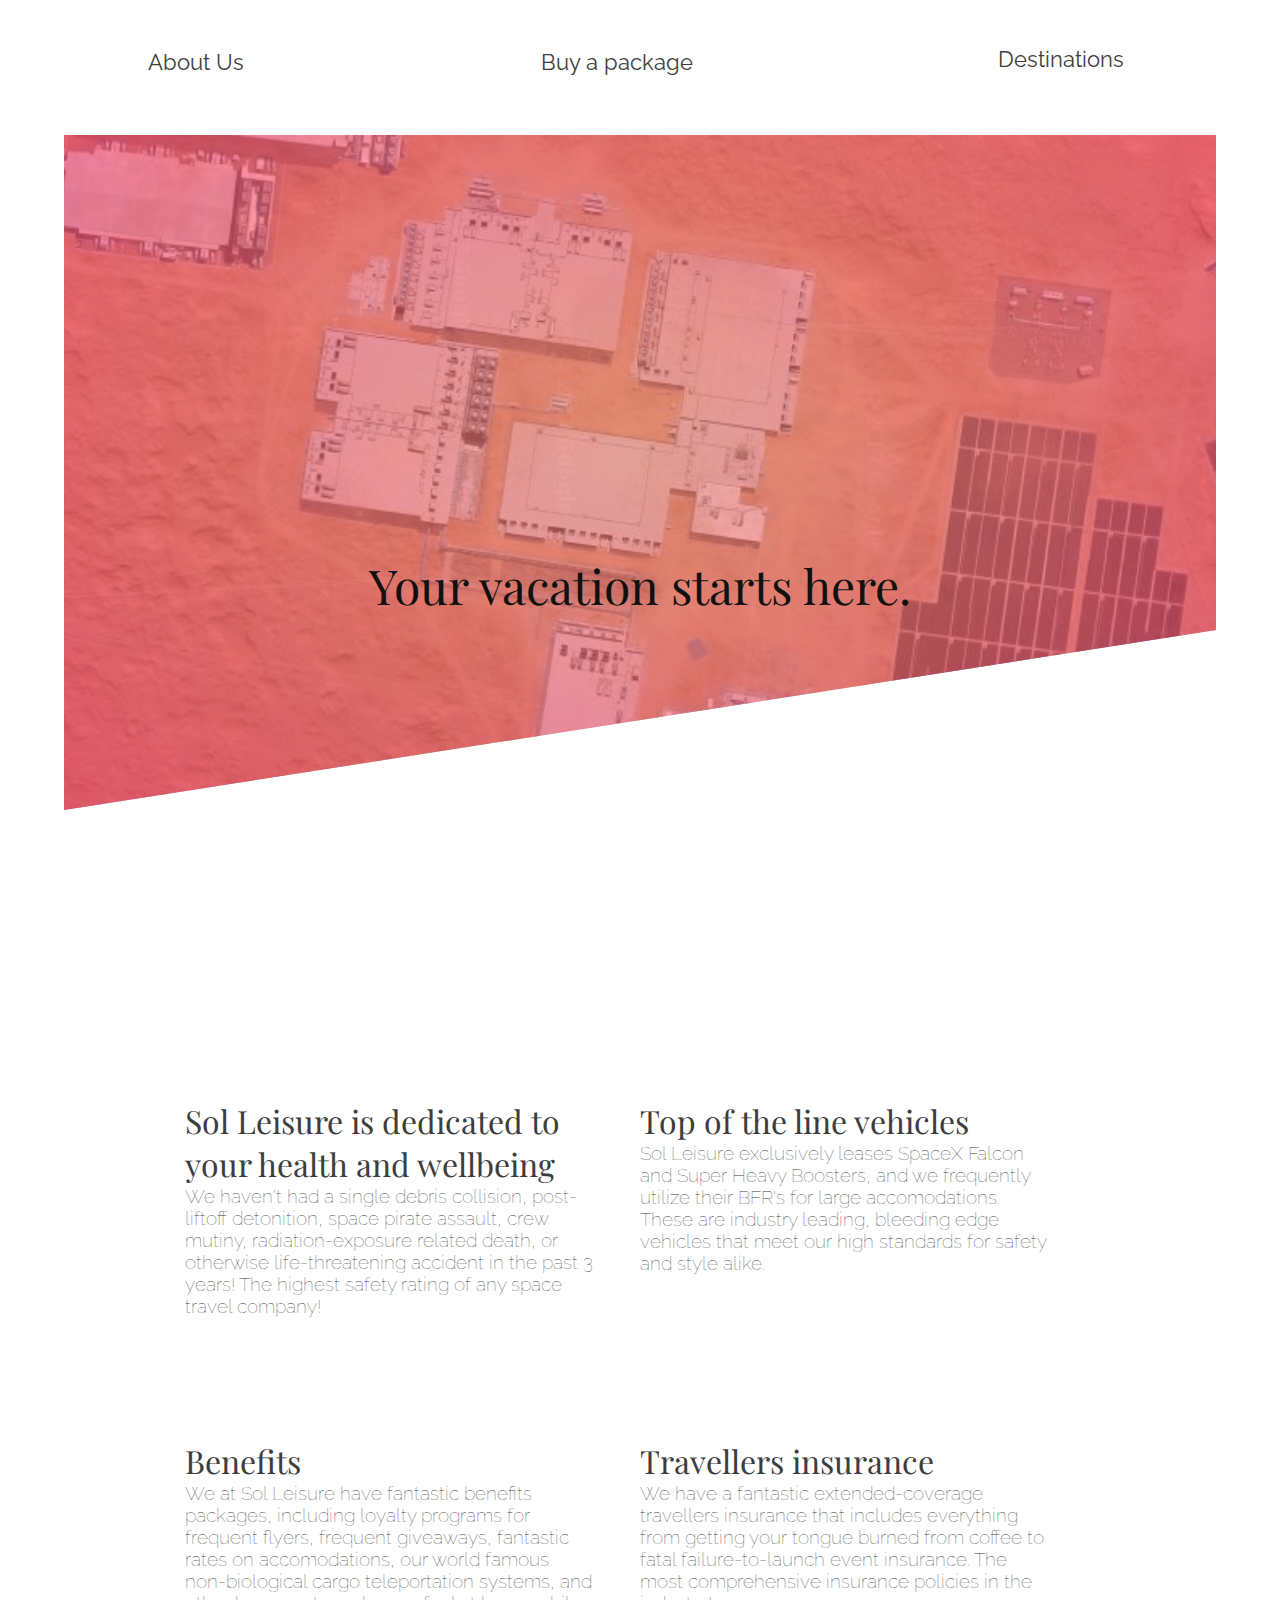
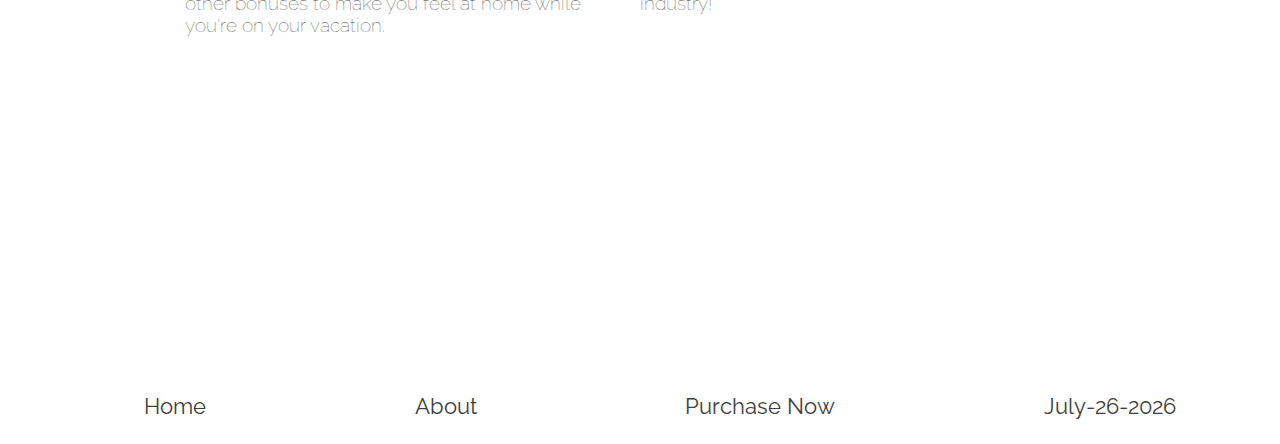
<file: index.html>
<!DOCTYPE html>
<html lang="en">
  <head>
    <!-- Jordan Butterwick Final JS assignment
    February 19, 2019 -->
    <meta charset="UTF-8" />
    <meta name="viewport" content="width=device-width, initial-scale=1.0" />
    <meta http-equiv="X-UA-Compatible" content="ie=edge" />
    <link rel="stylesheet" href="./styles/styles.css" />
    <link
      rel="stylesheet"
      href="https://use.fontawesome.com/releases/v5.7.2/css/all.css"
      integrity="sha384-fnmOCqbTlWIlj8LyTjo7mOUStjsKC4pOpQbqyi7RrhN7udi9RwhKkMHpvLbHG9Sr"
      crossorigin="anonymous"
    />
    <link
      href="https://fonts.googleapis.com/css?family=Playfair+Display|Raleway"
      rel="stylesheet"
    />
    <title>JordanB Javascript Final</title>
  </head>
  <body>
    <header>
      <nav>
        <div class="navbar">
          <ul>
            <li>
              <a href="./pages/about.html">About Us</a>
            </li>
            <li>
              <a href="./pages/purchase.html">Buy a package</a>
            </li>
            <li>
              <div class="dropdown">
                <button onclick="dropdown()" class="dropbtn">
                  Destinations <i class="fas fa-sort-down"></i>
                </button>
                <div id="myDropdown" class="dropdown-content">
                  <a href="./pages/destinations/tranquility.html"
                    >Tranquility Base</a
                  >
                  <a href="./pages/destinations/hellas.html">Hellas Planitia</a>
                  <a href="./pages/destinations/kraken.html"
                    >Kraken Mare Station</a
                  >
                  <a href="./pages/destinations/outpost.html"
                    >Post 17 Orbital Resort</a
                  >
                </div>
              </div>
            </li>
          </ul>
        </div>
      </nav>
    </header>
    <main>
      <div class="hero">
        <div class="hero-background">
          <h1>Your vacation starts here.</h1>
        </div>
      </div>
      <div class="content" id="cards">
        <div class="card-row">
          <div class="card">
            <h3>Sol Leisure is dedicated to your health and wellbeing</h3>
            <p>
              We haven't had a single debris collision, post-liftoff detonition,
              space pirate assault, crew mutiny, radiation-exposure related
              death, or otherwise life-threatening accident in the past 3 years!
              The highest safety rating of any space travel company!
            </p>
          </div>
          <div class="card">
            <h3>Top of the line vehicles</h3>
            <p>
              Sol Leisure exclusively leases SpaceX Falcon and Super Heavy
              Boosters, and we frequently utilize their BFR's for large
              accomodations. These are industry leading, bleeding edge vehicles
              that meet our high standards for safety and style alike.
            </p>
          </div>
          <div class="card">
            <h3>Benefits</h3>
            <p>
              We at Sol Leisure have fantastic benefits packages, including
              loyalty programs for frequent flyers, frequent giveaways,
              fantastic rates on accomodations, our world famous non-biological
              cargo teleportation systems, and other bonuses to make you feel at
              home while you're on your vacation.
            </p>
          </div>
          <div class="card">
            <h3>Travellers insurance</h3>
            <p>
              We have a fantastic extended-coverage travellers insurance that
              includes everything from getting your tongue burned from coffee to
              fatal failure-to-launch event insurance. The most comprehensive
              insurance policies in the industry!
            </p>
          </div>
        </div>
      </div>
    </main>
    <footer>
      <div class="footer">
        <ul>
          <li>
            <a href="index.html">Home</a>
          </li>
          <li>
            <a href="./pages/about.html">About</a>
          </li>
          <li>
            <a href="./pages/purchase.html">Purchase Now</a>
          </li>
          <li>
            <div id="date"></div>
          </li>
        </ul>
      </div>
    </footer>
    <script src="./scripts/scripts.js"></script>
  </body>
</html>
</file>
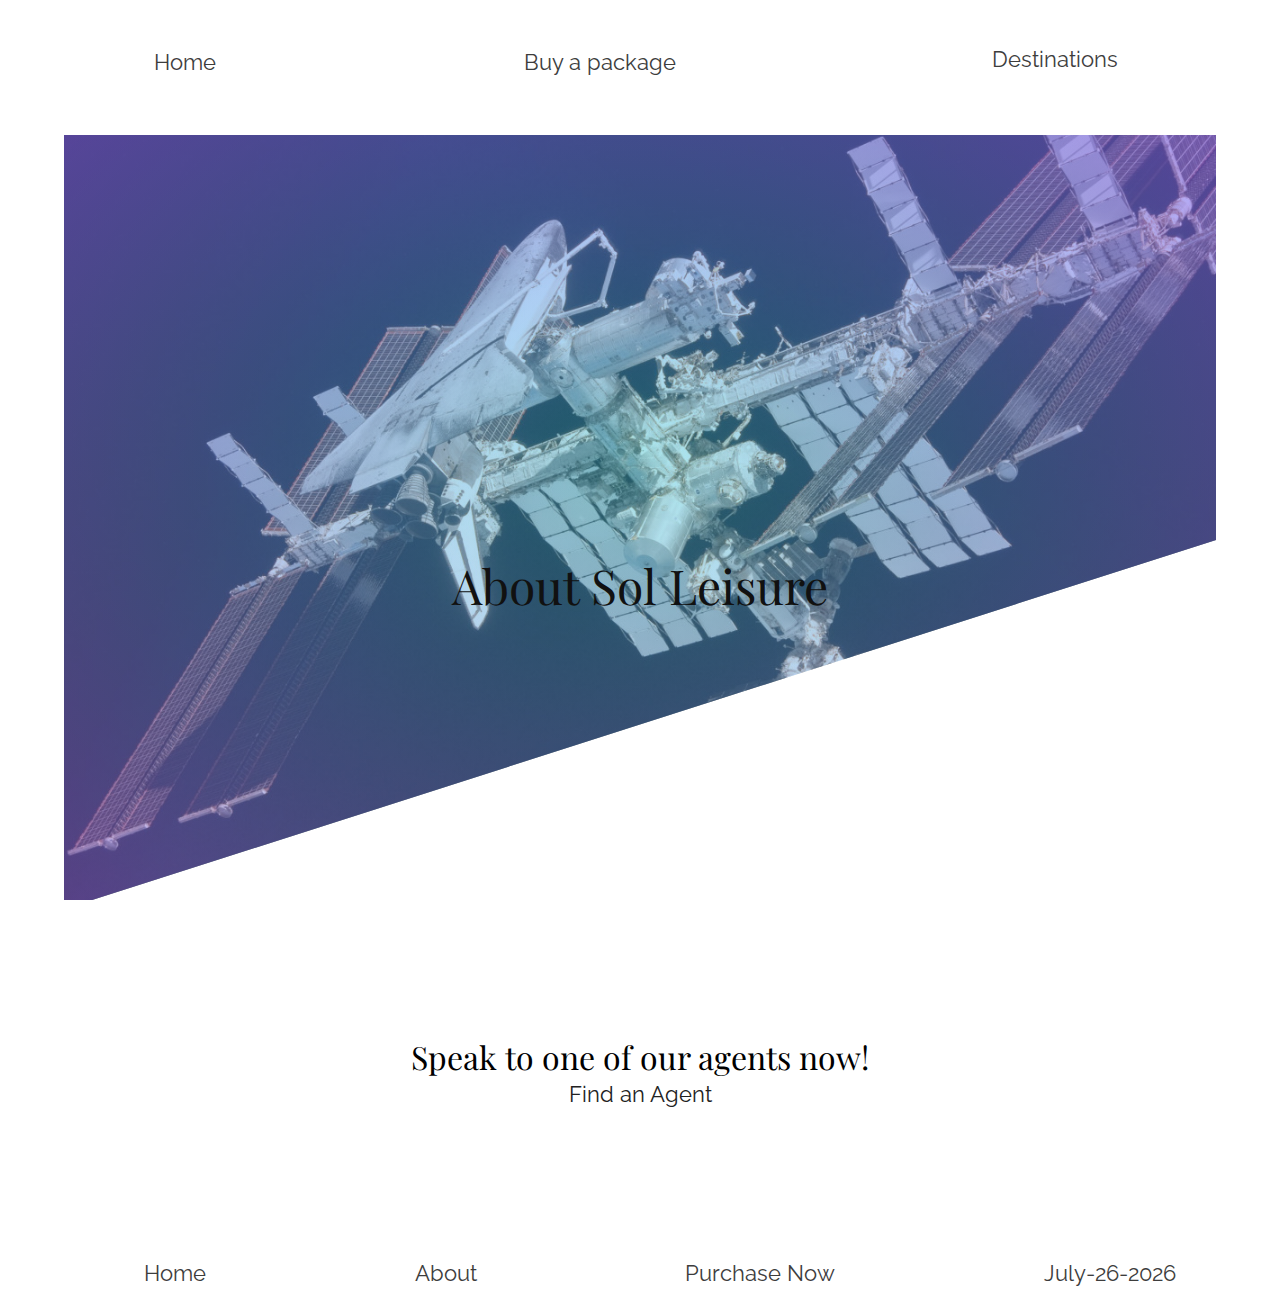
<file: pages/about.html>
<!DOCTYPE html>
<html lang="en">
  <head>
    <!-- Jordan Butterwick Final JS assignment
    February 19, 2019 -->
    <meta charset="UTF-8" />
    <meta name="viewport" content="width=device-width, initial-scale=1.0" />
    <meta http-equiv="X-UA-Compatible" content="ie=edge" />
    <link rel="stylesheet" href="../styles/styles.css" />
    <link
      rel="stylesheet"
      href="https://use.fontawesome.com/releases/v5.7.2/css/all.css"
      integrity="sha384-fnmOCqbTlWIlj8LyTjo7mOUStjsKC4pOpQbqyi7RrhN7udi9RwhKkMHpvLbHG9Sr"
      crossorigin="anonymous"
    />
    <link
      href="https://fonts.googleapis.com/css?family=Playfair+Display|Raleway"
      rel="stylesheet"
    />
    <title>About</title>
  </head>
  <body>
    <header>
      <nav>
        <div class="navbar">
          <ul>
            <li><a href="../index.html">Home</a></li>
            <li>
              <a href="./purchase.html">Buy a package</a>
            </li>
            <li>
              <div class="dropdown">
                <button onclick="dropdown()" class="dropbtn">
                  Destinations <i class="fas fa-sort-down"></i>
                </button>
                <div id="myDropdown" class="dropdown-content">
                  <a href="./destinations/tranquility.html">Tranquility Base</a>
                  <a href="./destinations/hellas.html">Hellas Planitia</a>
                  <a href="./destinations/kraken.html">Kraken Mare Station</a>
                  <a href="./destinations/outpost.html"
                    >Post 17 Orbital Resort</a
                  >
                </div>
              </div>
            </li>
          </ul>
        </div>
      </nav>
    </header>
    <main>
      <div class="hero">
        <div class="about-hero-background">
          <h1>About Sol Leisure</h1>
        </div>
      </div>
      <div class="about-content">
        <h3>Speak to one of our agents now!</h3>
        <button id="findAgent">Find an Agent</button>
        <div id="results"></div>
      </div>
    </main>
    <footer>
      <div class="footer">
        <ul>
          <li>
            <a href="../index.html">Home</a>
          </li>
          <li>
            <a href="./about.html">About</a>
          </li>
          <li>
            <a href="./purchase.html">Purchase Now</a>
          </li>
          <li>
            <div id="date"></div>
          </li>
        </ul>
      </div>
    </footer>
    <script src="../scripts/scripts.js"></script>
  </body>
</html>
</file>
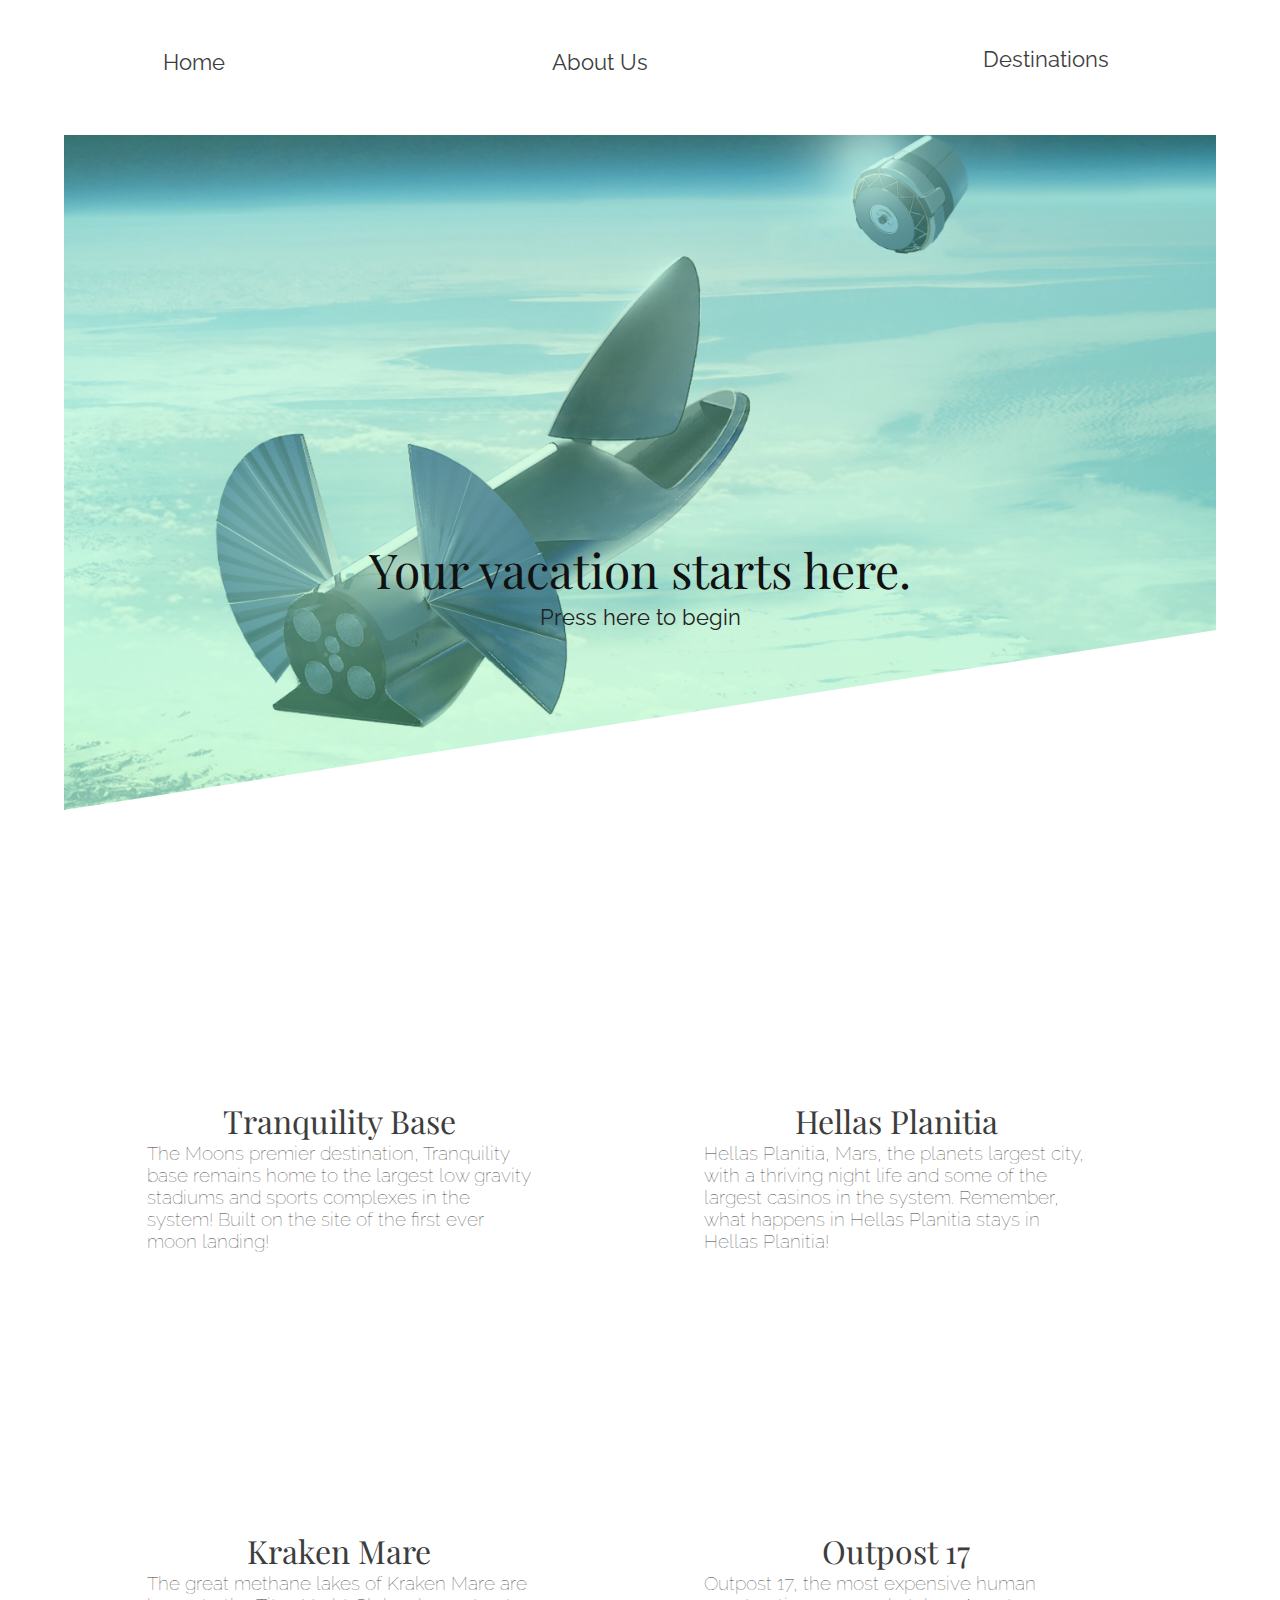
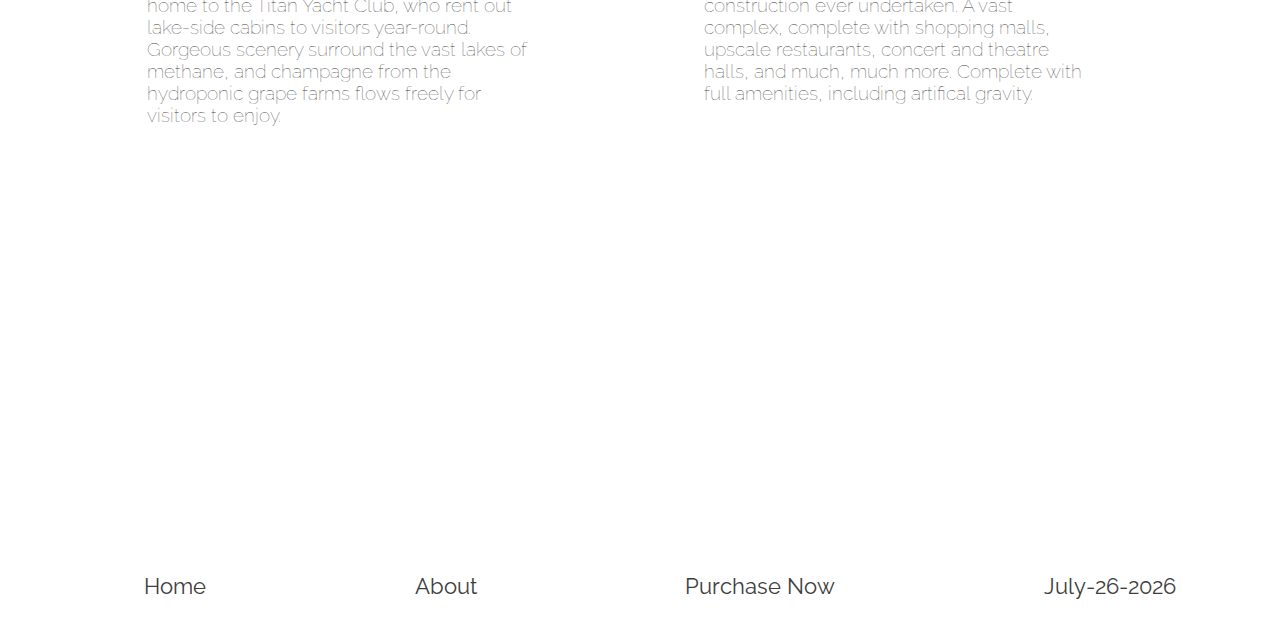
<file: pages/purchase.html>
<!DOCTYPE html>
<html lang="en">
  <head>
    <!-- Jordan Butterwick Final JS assignment
    February 19, 2019 -->
    <meta charset="UTF-8" />
    <meta name="viewport" content="width=device-width, initial-scale=1.0" />
    <meta http-equiv="X-UA-Compatible" content="ie=edge" />
    <link rel="stylesheet" href="../styles/styles.css" />
    <link
      rel="stylesheet"
      href="https://use.fontawesome.com/releases/v5.7.2/css/all.css"
      integrity="sha384-fnmOCqbTlWIlj8LyTjo7mOUStjsKC4pOpQbqyi7RrhN7udi9RwhKkMHpvLbHG9Sr"
      crossorigin="anonymous"
    />
    <link
      href="https://fonts.googleapis.com/css?family=Playfair+Display|Raleway"
      rel="stylesheet"
    />
    <title>Purchase Now</title>
  </head>
  <body>
    <header>
      <nav>
        <div class="navbar">
          <ul>
            <li><a href="../index.html">Home</a></li>
            <li>
              <a href="./about.html">About Us</a>
            </li>
            <li>
              <div class="dropdown">
                <button onclick="dropdown()" class="dropbtn">
                  Destinations <i class="fas fa-sort-down"></i>
                </button>
                <div id="myDropdown" class="dropdown-content">
                  <a href="./destinations/tranquility.html">Tranquility Base</a>
                  <a href="./destinations/hellas.html">Hellas Planitia</a>
                  <a href="./destinations/kraken.html">Kraken Mare Station</a>
                  <a href="./destinations/outpost.html"
                    >Post 17 Orbital Resort</a
                  >
                </div>
              </div>
            </li>
          </ul>
        </div>
      </nav>
    </header>
    <main>
      <div class="hero">
        <div class="purchase-hero-background">
          <h1>Your vacation starts here.</h1>
          <button type="button" id="startButton">Press here to begin</button>
        </div>
      </div>
      <div class="content" id="cards">
        <div class="card-row">
          <div class="tranquility-card card">
            <div class="tranquility-card-background">
              <h3>Tranquility Base</h3>
              <div class="card-content">
                <p>
                  The Moons premier destination, Tranquility base remains home
                  to the largest low gravity stadiums and sports complexes in
                  the system! Built on the site of the first ever moon landing!
                </p>
              </div>
            </div>
          </div>
          <div class="hellas-card card">
            <div class="hellas-card-background">
              <h3>Hellas Planitia</h3>
              <div class="card-content">
                <p>
                  Hellas Planitia, Mars, the planets largest city, with a
                  thriving night life and some of the largest casinos in the
                  system. Remember, what happens in Hellas Planitia stays in
                  Hellas Planitia!
                </p>
              </div>
            </div>
          </div>
          <div class="kraken-card card">
            <div class="kraken-card-background">
              <h3>Kraken Mare</h3>
              <div class="card-content">
                <p>
                  The great methane lakes of Kraken Mare are home to the Titan
                  Yacht Club, who rent out lake-side cabins to visitors
                  year-round. Gorgeous scenery surround the vast lakes of
                  methane, and champagne from the hydroponic grape farms flows
                  freely for visitors to enjoy.
                </p>
              </div>
            </div>
          </div>
          <div class="outpost-card card">
            <div class="outpost-card-background">
              <h3>Outpost 17</h3>
              <div class="card-content">
                <p>
                  Outpost 17, the most expensive human construction ever
                  undertaken. A vast complex, complete with shopping malls,
                  upscale restaurants, concert and theatre halls, and much, much
                  more. Complete with full amenities, including artifical
                  gravity.
                </p>
              </div>
            </div>
          </div>
        </div>
      </div>
    </main>
    <footer>
      <div class="footer">
        <ul>
          <li>
            <a href="../index.html">Home</a>
          </li>
          <li>
            <a href="./about.html">About</a>
          </li>
          <li>
            <a href="./purchase.html">Purchase Now</a>
          </li>
          <li>
            <div id="date"></div>
          </li>
        </ul>
      </div>
    </footer>
    <script src="../scripts/scripts.js"></script>
  </body>
</html>
</file>
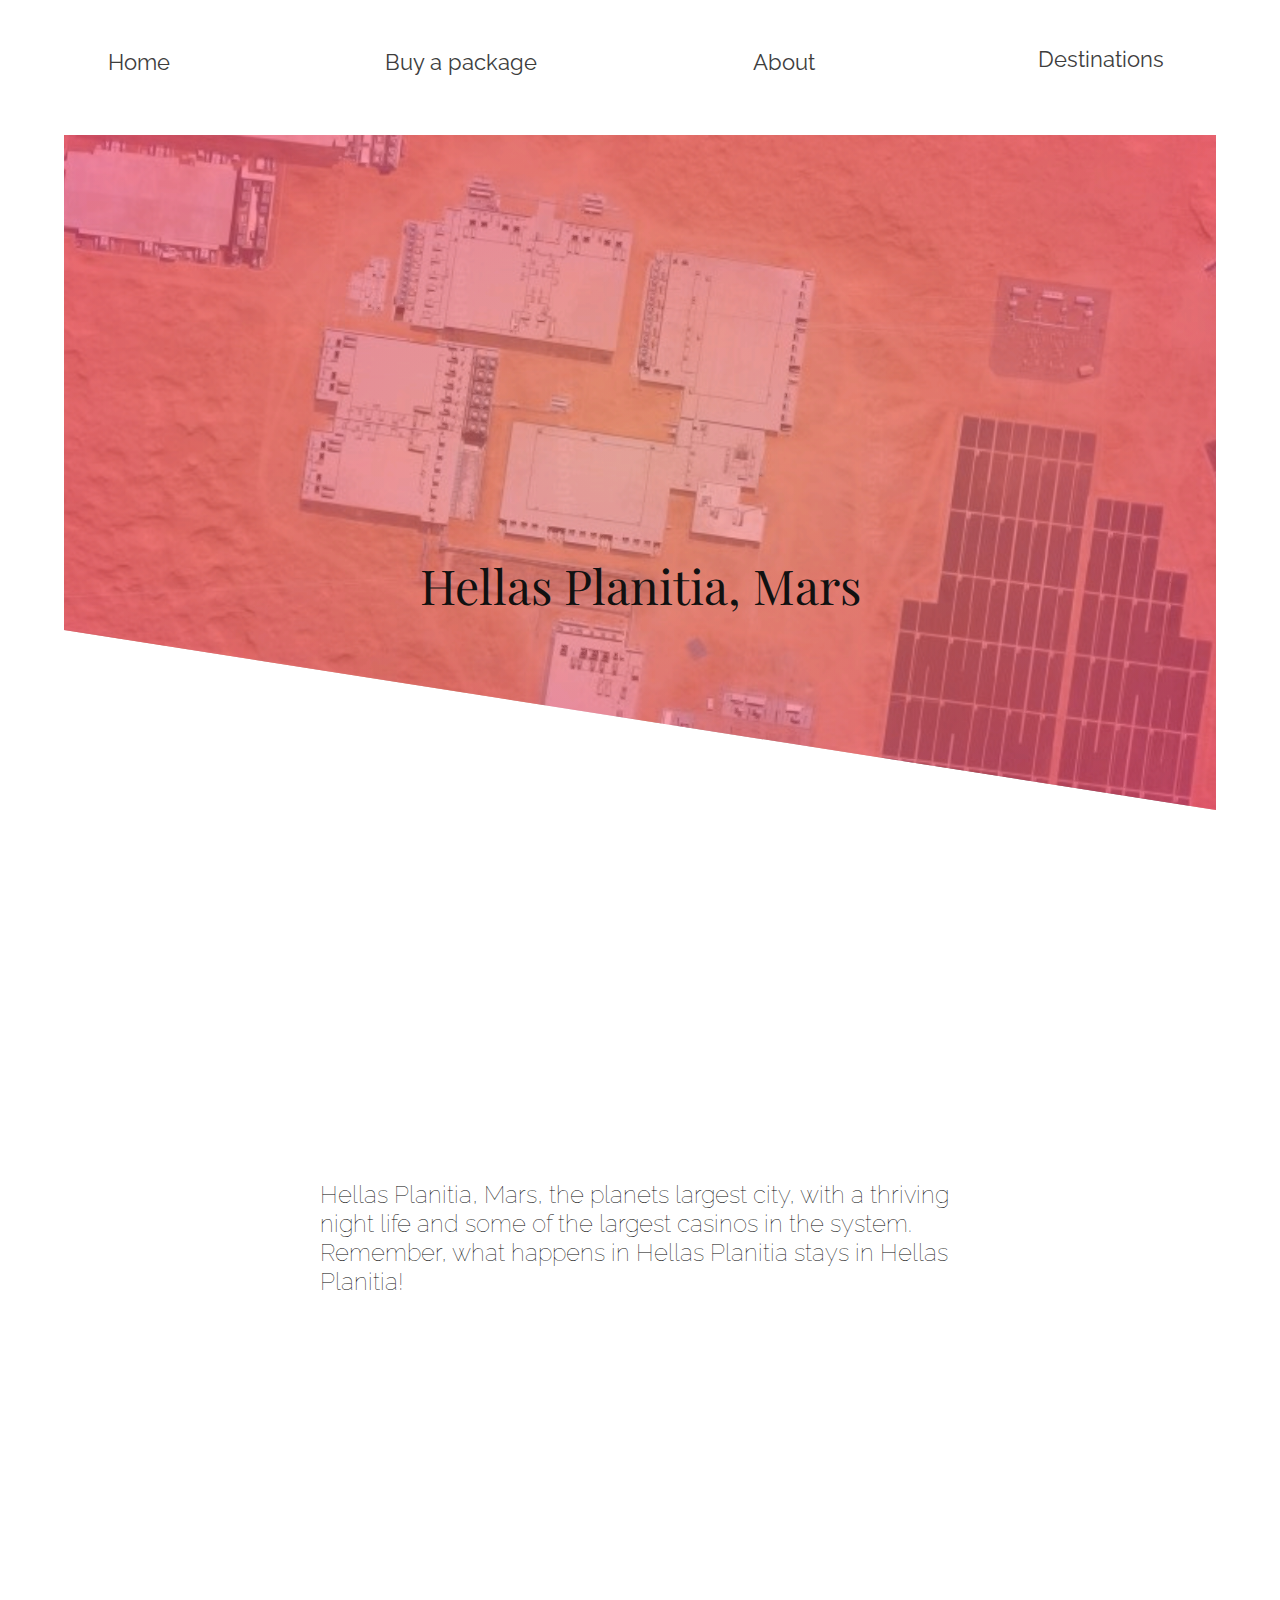
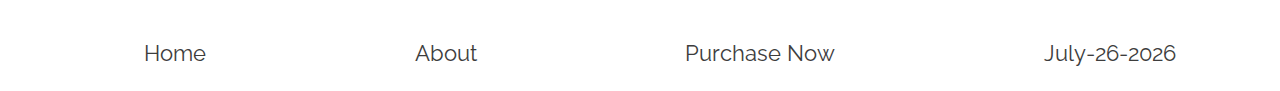
<file: pages/destinations/hellas.html>
<!DOCTYPE html>
<html lang="en">
  <head>
    <!-- Jordan Butterwick Final JS assignment
    February 19, 2019 -->
    <meta charset="UTF-8" />
    <meta name="viewport" content="width=device-width, initial-scale=1.0" />
    <meta http-equiv="X-UA-Compatible" content="ie=edge" />
    <link rel="stylesheet" href="../../styles/styles.css" />
    <link
      rel="stylesheet"
      href="https://use.fontawesome.com/releases/v5.7.2/css/all.css"
      integrity="sha384-fnmOCqbTlWIlj8LyTjo7mOUStjsKC4pOpQbqyi7RrhN7udi9RwhKkMHpvLbHG9Sr"
      crossorigin="anonymous"
    />
    <link
      href="https://fonts.googleapis.com/css?family=Playfair+Display|Raleway"
      rel="stylesheet"
    />
    <title>Hellas Planitia, Mars</title>
  </head>
  <body>
    <header>
      <nav>
        <div class="navbar">
          <ul>
            <li><a href="../../index.html">Home</a></li>
            <li>
              <a href="../purchase.html">Buy a package</a>
            </li>
            <li>
              <a href="../about.html">About</a>
            </li>
            <li>
              <div class="dropdown">
                <button onclick="dropdown()" class="dropbtn">
                  Destinations <i class="fas fa-sort-down"></i>
                </button>
                <div id="myDropdown" class="dropdown-content">
                  <a href="./tranquility.html">Tranquility Base</a>
                  <a href="./hellas.html">Hellas Planitia</a>
                  <a href="./kraken.html">Kraken Mare Station</a>
                  <a href="./outpost.html">Post 17 Orbital Resort</a>
                </div>
              </div>
            </li>
          </ul>
        </div>
      </nav>
    </header>
    <main>
      <div class="hellas-hero">
        <div class="hellas-hero-background">
          <h1>Hellas Planitia, Mars</h1>
        </div>
      </div>
      <div class="destination">
        <div class="destination-content">
          <p>
            Hellas Planitia, Mars, the planets largest city, with a thriving
            night life and some of the largest casinos in the system. Remember,
            what happens in Hellas Planitia stays in Hellas Planitia!
          </p>
        </div>
      </div>
    </main>
    <footer>
      <div class="footer">
        <ul>
          <li>
            <a href="../../index.html">Home</a>
          </li>
          <li>
            <a href="../about.html">About</a>
          </li>
          <li>
            <a href="../purchase.html">Purchase Now</a>
          </li>
          <li>
            <div id="date"></div>
          </li>
        </ul>
      </div>
    </footer>
    <script src="../../scripts/scripts.js"></script>
  </body>
</html>
</file>
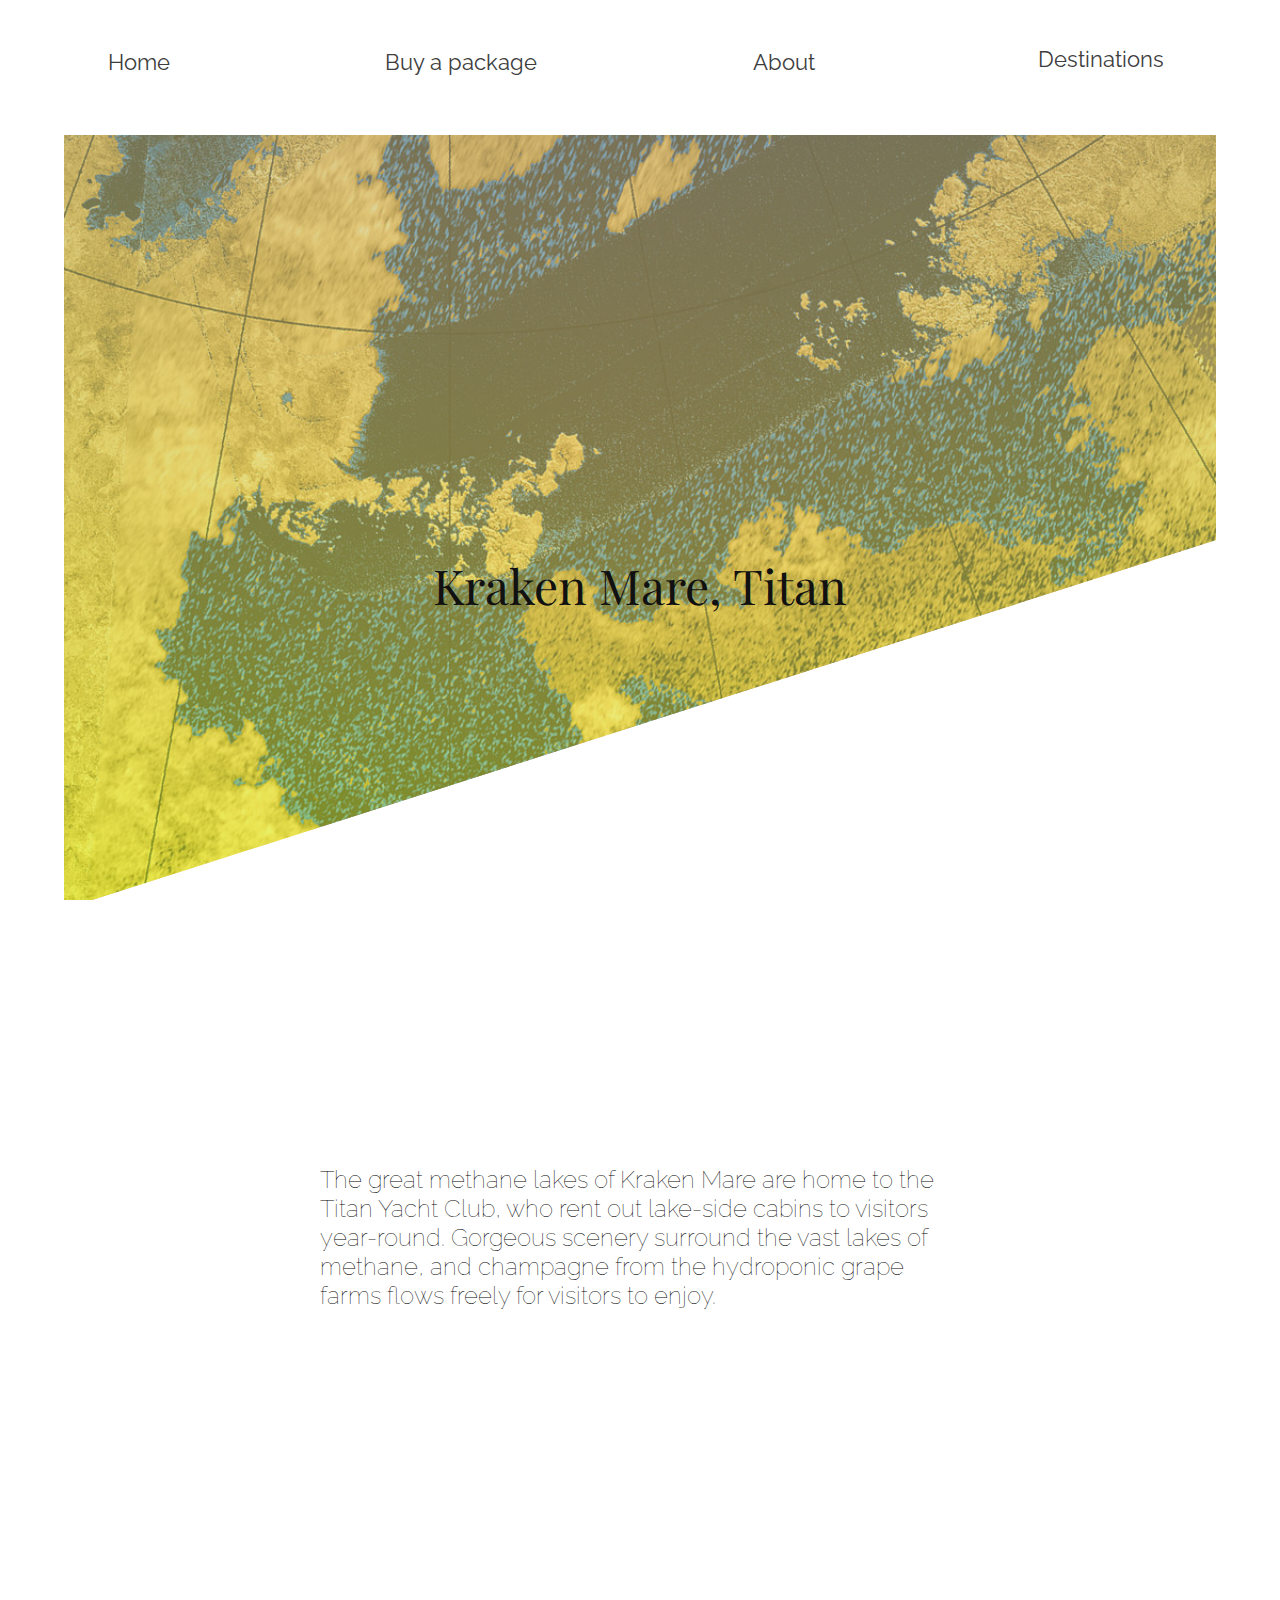
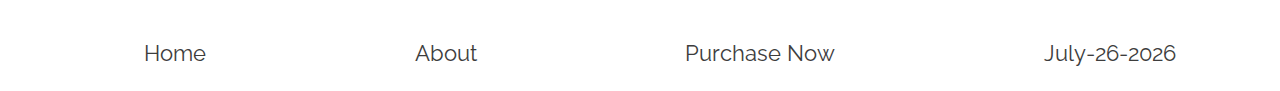
<file: pages/destinations/kraken.html>
<!DOCTYPE html>
<html lang="en">
  <head>
    <!-- Jordan Butterwick Final JS assignment
    February 19, 2019 -->
    <meta charset="UTF-8" />
    <meta name="viewport" content="width=device-width, initial-scale=1.0" />
    <meta http-equiv="X-UA-Compatible" content="ie=edge" />
    <link rel="stylesheet" href="../../styles/styles.css" />
    <link
      rel="stylesheet"
      href="https://use.fontawesome.com/releases/v5.7.2/css/all.css"
      integrity="sha384-fnmOCqbTlWIlj8LyTjo7mOUStjsKC4pOpQbqyi7RrhN7udi9RwhKkMHpvLbHG9Sr"
      crossorigin="anonymous"
    />
    <link
      href="https://fonts.googleapis.com/css?family=Playfair+Display|Raleway"
      rel="stylesheet"
    />
    <title>Kraken Mare</title>
  </head>
  <body>
    <header>
      <nav>
        <div class="navbar">
          <ul>
            <li><a href="../../index.html">Home</a></li>
            <li>
              <a href="../purchase.html">Buy a package</a>
            </li>
            <li>
              <a href="../about.html">About</a>
            </li>
            <li>
              <div class="dropdown">
                <button onclick="dropdown()" class="dropbtn">
                  Destinations <i class="fas fa-sort-down"></i>
                </button>
                <div id="myDropdown" class="dropdown-content">
                  <a href="./tranquility.html">Tranquility Base</a>
                  <a href="./hellas.html">Hellas Planitia</a>
                  <a href="./kraken.html">Kraken Mare Station</a>
                  <a href="./outpost.html">Post 17 Orbital Resort</a>
                </div>
              </div>
            </li>
          </ul>
        </div>
      </nav>
    </header>
    <main>
      <div class="kraken-hero">
        <div class="kraken-hero-background">
          <h1>Kraken Mare, Titan</h1>
        </div>
      </div>
      <div class="destination">
        <div class="destination-content">
          <p>
            The great methane lakes of Kraken Mare are home to the Titan Yacht
            Club, who rent out lake-side cabins to visitors year-round. Gorgeous
            scenery surround the vast lakes of methane, and champagne from the
            hydroponic grape farms flows freely for visitors to enjoy.
          </p>
        </div>
      </div>
    </main>
    <footer>
      <div class="footer">
        <ul>
          <li>
            <a href="../../index.html">Home</a>
          </li>
          <li>
            <a href="../about.html">About</a>
          </li>
          <li>
            <a href="../purchase.html">Purchase Now</a>
          </li>
          <li>
            <div id="date"></div>
          </li>
        </ul>
      </div>
    </footer>
    <script src="../../scripts/scripts.js"></script>
  </body>
</html>
</file>
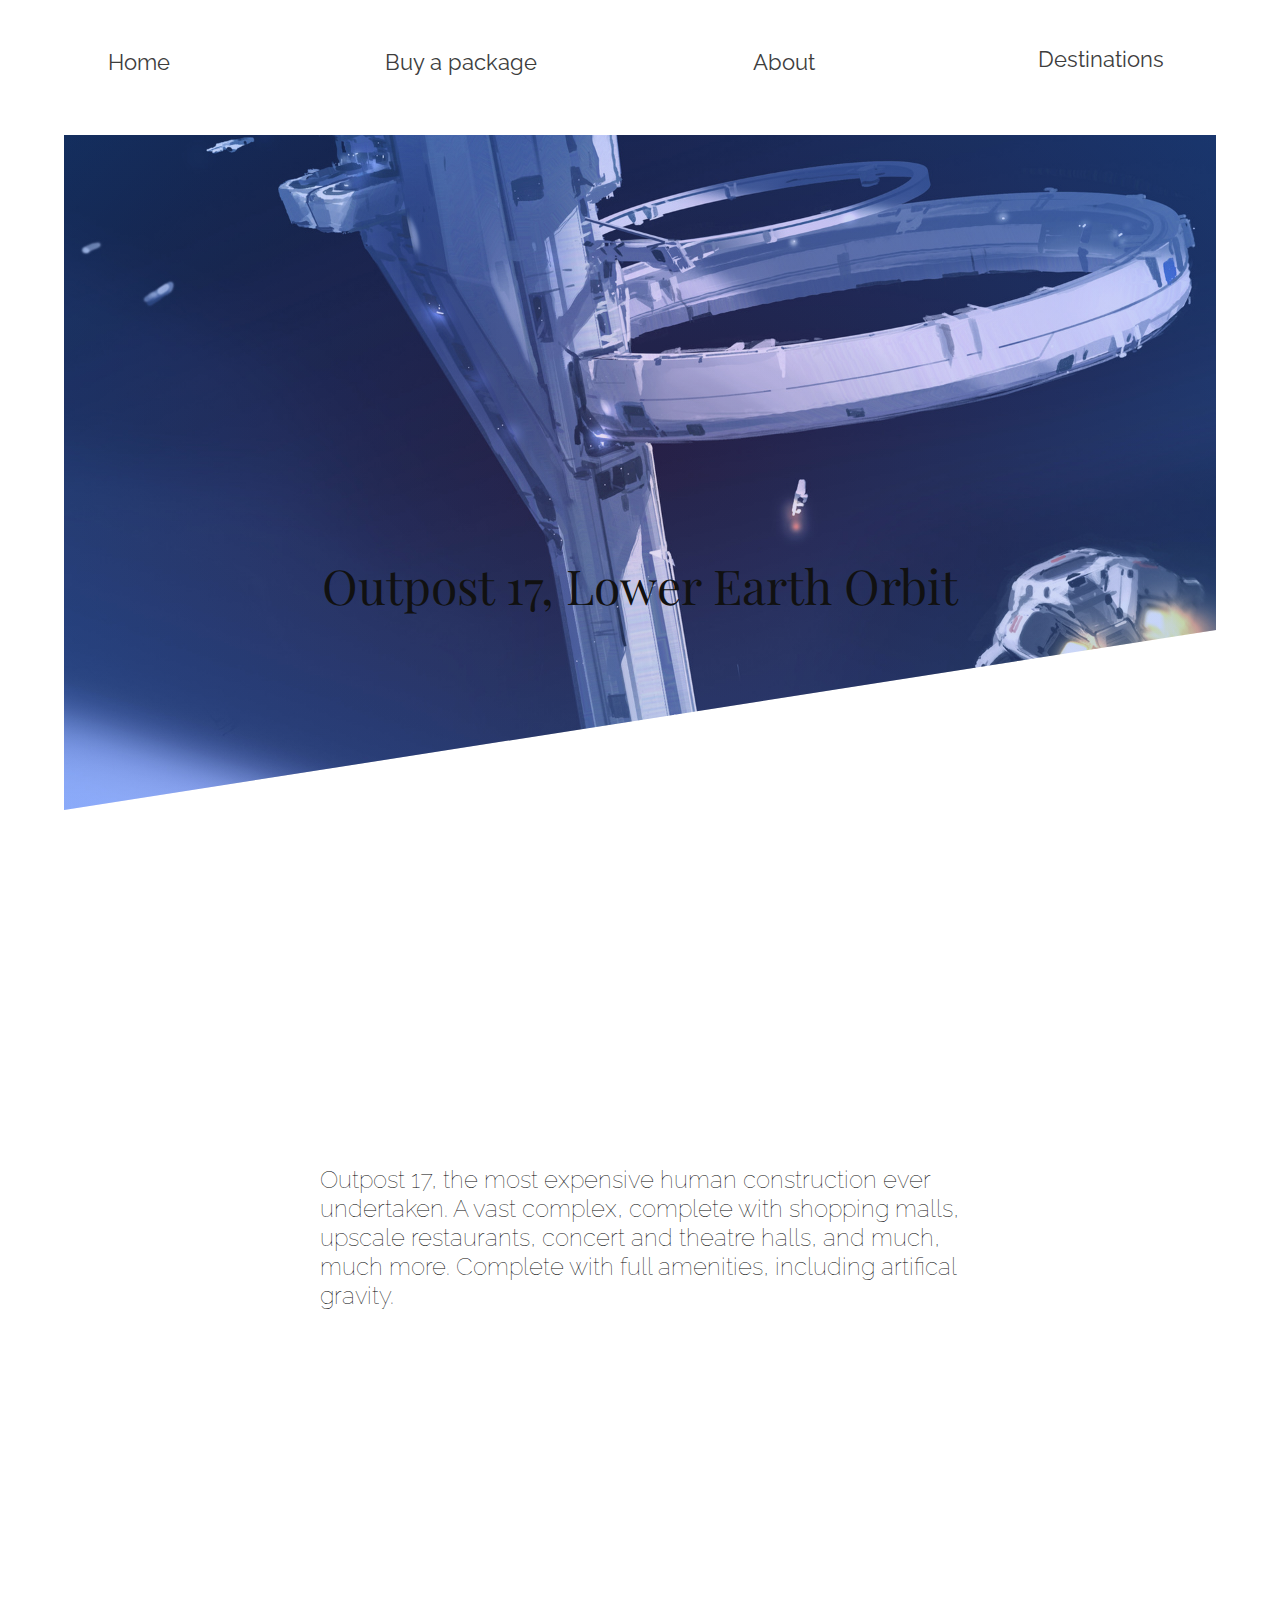
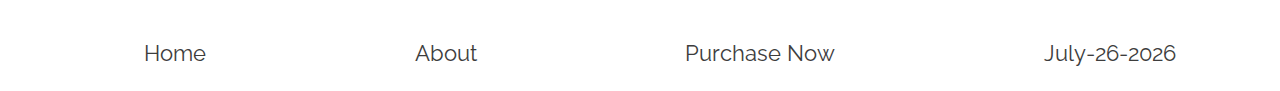
<file: pages/destinations/outpost.html>
<!DOCTYPE html>
<html lang="en">
  <head>
    <!-- Jordan Butterwick Final JS assignment
    February 19, 2019 -->
    <meta charset="UTF-8" />
    <meta name="viewport" content="width=device-width, initial-scale=1.0" />
    <meta http-equiv="X-UA-Compatible" content="ie=edge" />
    <link rel="stylesheet" href="../../styles/styles.css" />
    <link
      rel="stylesheet"
      href="https://use.fontawesome.com/releases/v5.7.2/css/all.css"
      integrity="sha384-fnmOCqbTlWIlj8LyTjo7mOUStjsKC4pOpQbqyi7RrhN7udi9RwhKkMHpvLbHG9Sr"
      crossorigin="anonymous"
    />
    <link
      href="https://fonts.googleapis.com/css?family=Playfair+Display|Raleway"
      rel="stylesheet"
    />
    <title>Outpost 17, LEO</title>
  </head>
  <body>
    <header>
      <nav>
        <div class="navbar">
          <ul>
            <li><a href="../../index.html">Home</a></li>
            <li>
              <a href="../purchase.html">Buy a package</a>
            </li>
            <li>
              <a href="../about.html">About</a>
            </li>
            <li>
              <div class="dropdown">
                <button onclick="dropdown()" class="dropbtn">
                  Destinations <i class="fas fa-sort-down"></i>
                </button>
                <div id="myDropdown" class="dropdown-content">
                  <a href="./tranquility.html">Tranquility Base</a>
                  <a href="./hellas.html">Hellas Planitia</a>
                  <a href="./kraken.html">Kraken Mare Station</a>
                  <a href="./outpost.html">Post 17 Orbital Resort</a>
                </div>
              </div>
            </li>
          </ul>
        </div>
      </nav>
    </header>
    <main>
      <div class="outpost-hero">
        <div class="outpost-hero-background">
          <h1>Outpost 17, Lower Earth Orbit</h1>
        </div>
      </div>
      <div class="destination">
        <div class="destination-content">
          <p>
            Outpost 17, the most expensive human construction ever undertaken. A
            vast complex, complete with shopping malls, upscale restaurants,
            concert and theatre halls, and much, much more. Complete with full
            amenities, including artifical gravity.
          </p>
        </div>
      </div>
    </main>
    <footer>
      <div class="footer">
        <ul>
          <li>
            <a href="../../index.html">Home</a>
          </li>
          <li>
            <a href="../about.html">About</a>
          </li>
          <li>
            <a href="../purchase.html">Purchase Now</a>
          </li>
          <li>
            <div id="date"></div>
          </li>
        </ul>
      </div>
    </footer>
    <script src="../../scripts/scripts.js"></script>
  </body>
</html>
</file>
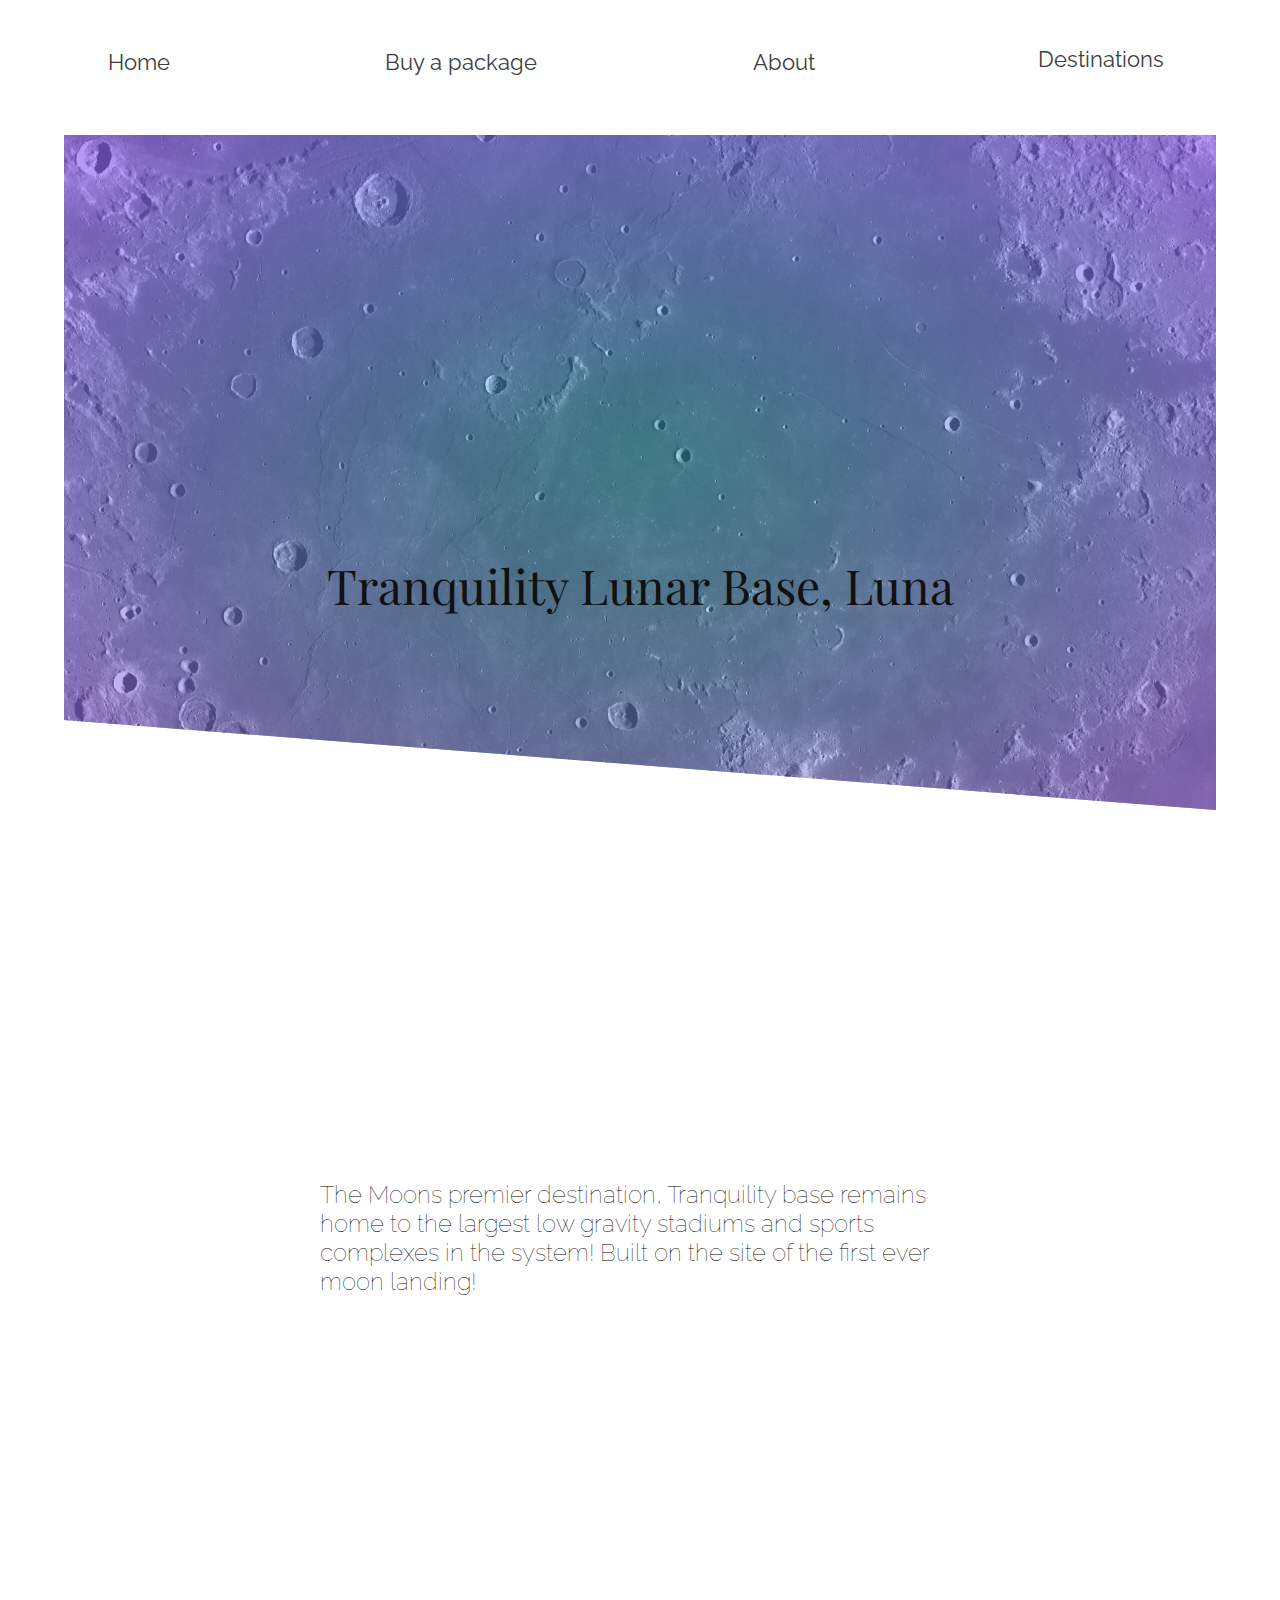
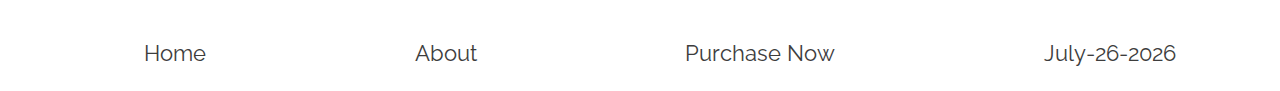
<file: pages/destinations/tranquility.html>
<!DOCTYPE html>
<html lang="en">
  <head>
    <!-- Jordan Butterwick Final JS assignment
    February 19, 2019 -->
    <meta charset="UTF-8" />
    <meta name="viewport" content="width=device-width, initial-scale=1.0" />
    <meta http-equiv="X-UA-Compatible" content="ie=edge" />
    <link rel="stylesheet" href="../../styles/styles.css" />
    <link
      rel="stylesheet"
      href="https://use.fontawesome.com/releases/v5.7.2/css/all.css"
      integrity="sha384-fnmOCqbTlWIlj8LyTjo7mOUStjsKC4pOpQbqyi7RrhN7udi9RwhKkMHpvLbHG9Sr"
      crossorigin="anonymous"
    />
    <link
      href="https://fonts.googleapis.com/css?family=Playfair+Display|Raleway"
      rel="stylesheet"
    />
    <title>Tranquility Lunar Base</title>
  </head>
  <body>
    <header>
      <nav>
        <div class="navbar">
          <ul>
            <li><a href="../../index.html">Home</a></li>
            <li>
              <a href="../purchase.html">Buy a package</a>
            </li>
            <li>
              <a href="../about.html">About</a>
            </li>
            <li>
              <div class="dropdown">
                <button onclick="dropdown()" class="dropbtn">
                  Destinations <i class="fas fa-sort-down"></i>
                </button>
                <div id="myDropdown" class="dropdown-content">
                  <a href="./tranquility.html">Tranquility Base</a>
                  <a href="./hellas.html">Hellas Planitia</a>
                  <a href="./kraken.html">Kraken Mare Station</a>
                  <a href="./outpost.html">Post 17 Orbital Resort</a>
                </div>
              </div>
            </li>
          </ul>
        </div>
      </nav>
    </header>
    <main>
      <div class="tranquility-hero">
        <div class="tranquility-hero-background">
          <h1>Tranquility Lunar Base, Luna</h1>
        </div>
      </div>
      <div class="destination">
        <div class="destination-content">
          <p>
            The Moons premier destination, Tranquility base remains home to the
            largest low gravity stadiums and sports complexes in the system!
            Built on the site of the first ever moon landing!
          </p>
        </div>
      </div>
    </main>
    <footer>
      <div class="footer">
        <ul>
          <li>
            <a href="../../index.html">Home</a>
          </li>
          <li>
            <a href="../about.html">About</a>
          </li>
          <li>
            <a href="../purchase.html">Purchase Now</a>
          </li>
          <li>
            <div id="date"></div>
          </li>
        </ul>
      </div>
    </footer>
    <script src="../../scripts/scripts.js"></script>
  </body>
</html>
</file>
<file: styles/styles.css>
/* Jordan Butterwick final JS assignment CSS */
/* February 19, 2019 */

/* ----------Base Styles----------- */

* {
  margin: 0;
}

h1 {
  font-family: "Playfair Display", serif;
  font-weight: 100;
  font-size: 3em;
}

h3 {
  font-family: "Playfair Display", serif;
  font-weight: 100;
  font-size: 2em;
}

p {
  font-family: "Raleway", sans-serif;
  font-weight: 100;
  font-size: 1.2em;
  font-weight: 100;
}

i {
  color: #3d3d3d;
}

/* --------Navbar styles -------- */
a {
  color: #3d3d3d;
  font-family: "Raleway", sans-serif;
  font-size: 1.4em;
  text-decoration: none;
  display: block;
}

.navbar {
  height: 75px;
  display: flex;
}

.navbar ul {
  list-style-type: none;
  width: 100%;
  display: flex;
  justify-content: space-around;
  flex-flow: row wrap;
  align-items: flex-end;
  padding: 0;
}

@media (max-width: 600px) {
  .navbar ul {
    flex-direction: column;
    padding-right: 10%;
  }
}
@media (max-width: 600px) {
  .navbar {
    height: 150px;
  }
}

/*------------ dropdown styles----------- */
.dropbtn {
  background-color: #ffffff00;
  color: #3d3d3d;
  font-family: "raleway", sans-serif;
  font-size: 1.4em;
  border-color: transparent;
  border-radius: 5px;
  cursor: pointer;
}

.dropbtn:hover,
.dropbtn:focus {
  background-color: #adadad6c;
}

.dropdown {
  position: relative;
  display: inline-block;
}

.dropdown-content {
  display: none;
  position: absolute;
  background-color: #ffffff31;
  min-width: 160px;
  box-shadow: 0px 8px 16px 0px rgba(0, 0, 0, 0.2);
  z-index: 1;
}

.dropdown-content a {
  color: #222222;
  font-family: "Raleway", sans-serif;
  padding: 12px 16px;
  text-decoration: none;
  display: block;
}

.dropdown-content a:hover {
  background-color: #ddddddbd;
}

.show {
  display: block;
}

/* ---------footer styles------- */
.footer {
  margin-bottom: 25px;
  width: 100%;
  margin-top: 150px;
}

.footer ul {
  list-style-type: none;
  display: flex;
  flex-flow: row wrap;
  justify-content: space-around;
}

/* date styles */
#date {
  font-family: "Raleway";
  font-size: 1.4em;
  color: #3d3d3d;
}

/* ------hero styles------- */

.hero {
  height: 100vh;
  width: 100%;
  margin: 0, auto;
  margin-top: 60px;
  display: flex;
  justify-content: center;
}

.hero-background {
  width: 100vw;
  height: 100vh;
  -webkit-clip-path: polygon(0px 75%, 100% 65%, 100% 0px, 0px 0px);
  clip-path: polygon(5% 75%, 95% 55%, 95% 0%, 5% 0%);
  background: radial-gradient(
      rgba(255, 239, 96, 0.233),
      rgba(255, 60, 118, 0.384)
    ),
    linear-gradient(rgba(255, 60, 118, 0.438), rgba(240, 32, 111, 0.404)),
    url("../assets/hellas2.png");
  background-position: center;
  background-size: cover;
  background-attachment: fixed;
  display: flex;
  justify-content: center;
  align-items: center;
  flex-flow: column wrap;
}

.hero h1 {
  color: #111111;
}

@media (max-width: 1000px) {
  .hero h1 {
    margin-left: 5%;
    margin-right: 15%;
  }
}
.purchase-hero {
  height: 100vh;
  width: 100%;
  margin: 0, auto;
  margin-top: 60px;
  display: flex;
  justify-content: center;
}

.purchase-hero-background {
  width: 100vw;
  height: 100vh;
  -webkit-clip-path: polygon(0px 75%, 100% 65%, 100% 0px, 0px 0px);
  clip-path: polygon(5% 75%, 95% 55%, 95% 0%, 5% 0%);
  background: radial-gradient(
      rgba(160, 255, 96, 0.123),
      rgba(60, 255, 157, 0.164)
    ),
    linear-gradient(rgba(60, 209, 255, 0.185), rgba(32, 240, 77, 0.137)),
    url("../assets/purchase.jpg");
  background-position: center;
  background-size: cover;
  background-attachment: fixed;
  display: flex;
  justify-content: center;
  align-items: center;
  flex-flow: column wrap;
}

.purchase-hero h1 {
  color: #111111;
}

@media (max-width: 1000px) {
  .purchase-hero h1 {
    margin-left: 5%;
    margin-right: 15%;
  }
}
.about-hero {
  height: 100vh;
  width: 100%;
  margin: 0, auto;
  margin-top: 60px;
  display: flex;
  justify-content: center;
}

.about-hero-background {
  width: 100vw;
  height: 100vh;
  -webkit-clip-path: polygon(5% 86%, 95% 45%, 95% 0%, 5% 0%);
  clip-path: polygon(5% 86%, 95% 45%, 95% 0%, 5% 0%);
  background: radial-gradient(
      rgba(88, 243, 191, 0.137),
      rgba(202, 66, 243, 0.425)
    ),
    linear-gradient(rgba(60, 144, 255, 0.438), rgba(32, 240, 195, 0.247)),
    url("../assets/about.jpg");
  background-position: center;
  background-size: cover;
  background-attachment: fixed;
  display: flex;
  justify-content: center;
  align-items: center;
  flex-flow: column wrap;
}
.about-hero h1 {
  color: #111111;
}

@media (max-width: 1000px) {
  .about-hero h1 {
    margin-left: 5%;
    margin-right: 15%;
  }
}

/* ------ card styles -------- */

.card-row {
  display: flex;
  flex-flow: row wrap;
  padding: 5%;
  justify-content: center;
}
.card {
  width: 32vw;
  height: 35vh;
  margin-bottom: 25px;
  margin-right: 45px;
  color: #3d3d3d;
}
.card-content {
  width: 75%;
  display: flex;
  flex-direction: column;
}

/* destination content page styles */
.destination-content {
  width: 50vw;
  height: 45vh;
  margin-bottom: 50px;
  display: flex;
  justify-content: center;
  align-items: center;
}
.destination-content p {
  font-size: 1.5em;
}

.destination {
  display: flex;
  justify-content: center;
}

/* kraken mare */
.kraken-card {
  height: 45vh;
  width: 40vw;
  display: flex;
  justify-content: center;
}

.kraken-card-background {
  -webkit-clip-path: polygon(5% 86%, 95% 45%, 95% 0%, 5% 0%);
  clip-path: polygon(5% 86%, 95% 45%, 95% 0%, 5% 0%);
  background: radial-gradient(
      rgba(255, 244, 147, 0.356),
      rgba(233, 255, 153, 0.37)
    ),
    linear-gradient(rgba(169, 123, 255, 0.37), rgba(235, 255, 145, 0.295)),
    url("../assets/kraken.jpg");
  background-position: center;
  background-size: cover;
  background-attachment: fixed;
  display: flex;
  justify-content: flex-start;
  align-items: center;
  flex-flow: column wrap;
}
.kraken-card h1 {
  color: #111111;
}

@media (max-width: 1000px) {
  .kraken-card h1 {
    margin-left: 5%;
    margin-right: 15%;
  }
}

/* hellas planitia */
.hellas-card {
  height: 45vh;
  width: 40vw;
  display: flex;
  justify-content: center;
}

.hellas-card-background {
  -webkit-clip-path: polygon(5% 55%, 95% 75%, 95% 0%, 5% 0%);
  clip-path: polygon(5% 55%, 95% 75%, 95% 0%, 5% 0%);
  background: radial-gradient(
      rgba(255, 248, 188, 0.233),
      rgba(255, 173, 197, 0.384)
    ),
    linear-gradient(rgba(255, 173, 197, 0.438), rgba(255, 168, 201, 0.404)),
    url("../assets/hellas2.png");
  background-position: center;
  background-size: cover;
  background-attachment: fixed;
  display: flex;
  justify-content: flex-start;
  align-items: center;
  flex-flow: column wrap;
}
.hellas-card h1 {
  color: #111111;
}

@media (max-width: 1000px) {
  .hellas-card h1 {
    margin-left: 5%;
    margin-right: 15%;
  }
}

/* mare tranquillitis */
.tranquility-card {
  height: 45vh;
  width: 40vw;
  display: flex;
  justify-content: center;
}

.tranquility-card-background {
  -webkit-clip-path: polygon(0px 75%, 100% 65%, 100% 0px, 0px 0px);
  clip-path: polygon(5% 65%, 95% 75%, 95% 0%, 5% 0%);
  background: radial-gradient(
      rgba(88, 243, 191, 0.137),
      rgba(202, 66, 243, 0.534)
    ),
    linear-gradient(rgba(60, 144, 255, 0.438), rgba(32, 240, 195, 0.247)),
    url("../assets/tranquility.png");
  background-position: center;
  background-size: cover;
  background-attachment: fixed;
  display: flex;
  justify-content: flex-start;
  align-items: center;
  flex-flow: column wrap;
}
.tranquility-card h1 {
  color: #111111;
}

@media (max-width: 1000px) {
  .tranquility-card h1 {
    margin-left: 5%;
    margin-right: 15%;
  }
}

/* outpost 17 */
.outpost-card {
  height: 45vh;
  width: 40vw;
  display: flex;
  justify-content: center;
}

.outpost-card-background {
  -webkit-clip-path: polygon(0px 75%, 100% 65%, 100% 0px, 0px 0px);
  clip-path: polygon(5% 75%, 95% 55%, 95% 0%, 5% 0%);
  background: radial-gradient(
      rgba(138, 65, 172, 0.116),
      rgba(31, 134, 252, 0.342)
    ),
    linear-gradient(rgba(96, 60, 255, 0.082), rgba(240, 32, 112, 0.034)),
    url("../assets/outpost.jpg");
  background-position: center;
  background-size: cover;
  background-attachment: fixed;
  display: flex;
  justify-content: flex-start;
  align-items: center;
  flex-flow: column wrap;
}
.outpost-card h1 {
  color: #111111;
}

@media (max-width: 1000px) {
  .outpost-card h1 {
    margin-left: 5%;
    margin-right: 15%;
  }
}

@media (max-width: 1000px) {
  .card {
    width: 90%;
  }
}
/*--------- button styles ---------*/

#startButton {
  background-color: #ffffff00;
  color: #222222;
  font-family: "raleway", sans-serif;
  font-size: 1.4em;
  border-color: transparent;
  border-radius: 5px;
  cursor: pointer;
}

#findAgent {
  background-color: #ffffff00;
  color: #222222;
  font-family: "raleway", sans-serif;
  font-size: 1.4em;
  border-color: transparent;
  border-radius: 5px;
  cursor: pointer;
}

#findAgent:hover,
#findAgent:focus {
  background-color: #adadad6c;
}

#startButton:hover,
#startButton:focus {
  background-color: #adadad6c;
}

/* ---------About Page Styles ---------- */

.about-content p {
  color: #222222;
  font-family: "raleway", sans-serif;
  font-size: 1.2em;
}

.about-content {
  display: flex;
  justify-content: center;
  flex-direction: column;
  align-items: center;
}

/* -----------destination styles ----------- */
/* kraken mare */
.kraken-hero {
  height: 100vh;
  width: 100%;
  margin: 0, auto;
  margin-top: 60px;
  display: flex;
  justify-content: center;
}

.kraken-hero-background {
  width: 100vw;
  height: 100vh;
  -webkit-clip-path: polygon(5% 86%, 95% 45%, 95% 0%, 5% 0%);
  clip-path: polygon(5% 86%, 95% 45%, 95% 0%, 5% 0%);
  background: radial-gradient(
      rgba(255, 239, 96, 0.356),
      rgba(213, 255, 60, 0.37)
    ),
    linear-gradient(rgba(128, 60, 255, 0.37), rgba(213, 255, 25, 0.295)),
    url("../assets/kraken.jpg");
  background-position: center;
  background-size: cover;
  background-attachment: fixed;
  display: flex;
  justify-content: center;
  align-items: center;
  flex-flow: column wrap;
}
.kraken-hero h1 {
  color: #111111;
}

@media (max-width: 1000px) {
  .kraken-hero h1 {
    margin-left: 5%;
    margin-right: 15%;
  }
}

/* hellas planitia */
.hellas-hero {
  height: 100vh;
  width: 100%;
  margin: 0, auto;
  margin-top: 60px;
  display: flex;
  justify-content: center;
}

.hellas-hero-background {
  width: 100vw;
  height: 100vh;
  -webkit-clip-path: polygon(5% 55%, 95% 75%, 95% 0%, 5% 0%);
  clip-path: polygon(5% 55%, 95% 75%, 95% 0%, 5% 0%);
  background: radial-gradient(
      rgba(255, 239, 96, 0.233),
      rgba(255, 60, 118, 0.384)
    ),
    linear-gradient(rgba(255, 60, 118, 0.438), rgba(240, 32, 111, 0.404)),
    url("../assets/hellas2.png");
  background-position: center;
  background-size: cover;
  background-attachment: fixed;
  display: flex;
  justify-content: center;
  align-items: center;
  flex-flow: column wrap;
}
.hellas-hero h1 {
  color: #111111;
}

@media (max-width: 1000px) {
  .hellas-hero h1 {
    margin-left: 5%;
    margin-right: 15%;
  }
}

/* mare tranquillitis */
.tranquility-hero {
  height: 100vh;
  width: 100%;
  margin: 0, auto;
  margin-top: 60px;
  display: flex;
  justify-content: center;
}

.tranquility-hero-background {
  width: 100vw;
  height: 100vh;
  -webkit-clip-path: polygon(0px 75%, 100% 65%, 100% 0px, 0px 0px);
  clip-path: polygon(5% 65%, 95% 75%, 95% 0%, 5% 0%);
  background: radial-gradient(
      rgba(88, 243, 191, 0.137),
      rgba(202, 66, 243, 0.534)
    ),
    linear-gradient(rgba(60, 144, 255, 0.438), rgba(32, 240, 195, 0.247)),
    url("../assets/tranquility.png");
  background-position: center;
  background-size: cover;
  background-attachment: fixed;
  display: flex;
  justify-content: center;
  align-items: center;
  flex-flow: column wrap;
}
.tranquility-hero h1 {
  color: #111111;
}

@media (max-width: 1000px) {
  .tranquility-hero h1 {
    margin-left: 5%;
    margin-right: 15%;
  }
}

/* outpost 17 */
.outpost-hero {
  height: 100vh;
  width: 100%;
  margin: 0, auto;
  margin-top: 60px;
  display: flex;
  justify-content: center;
}

.outpost-hero-background {
  width: 100vw;
  height: 100vh;
  -webkit-clip-path: polygon(0px 75%, 100% 65%, 100% 0px, 0px 0px);
  clip-path: polygon(5% 75%, 95% 55%, 95% 0%, 5% 0%);
  background: radial-gradient(
      rgba(138, 65, 172, 0.116),
      rgba(31, 134, 252, 0.342)
    ),
    linear-gradient(rgba(96, 60, 255, 0.082), rgba(240, 32, 112, 0.034)),
    url("../assets/outpost.jpg");
  background-position: center;
  background-size: cover;
  background-attachment: fixed;
  display: flex;
  justify-content: center;
  align-items: center;
  flex-flow: column wrap;
}
.outpost-hero h1 {
  color: #111111;
}

@media (max-width: 1000px) {
  .outpost-hero h1 {
    margin-left: 5%;
    margin-right: 15%;
  }
}
</file>
